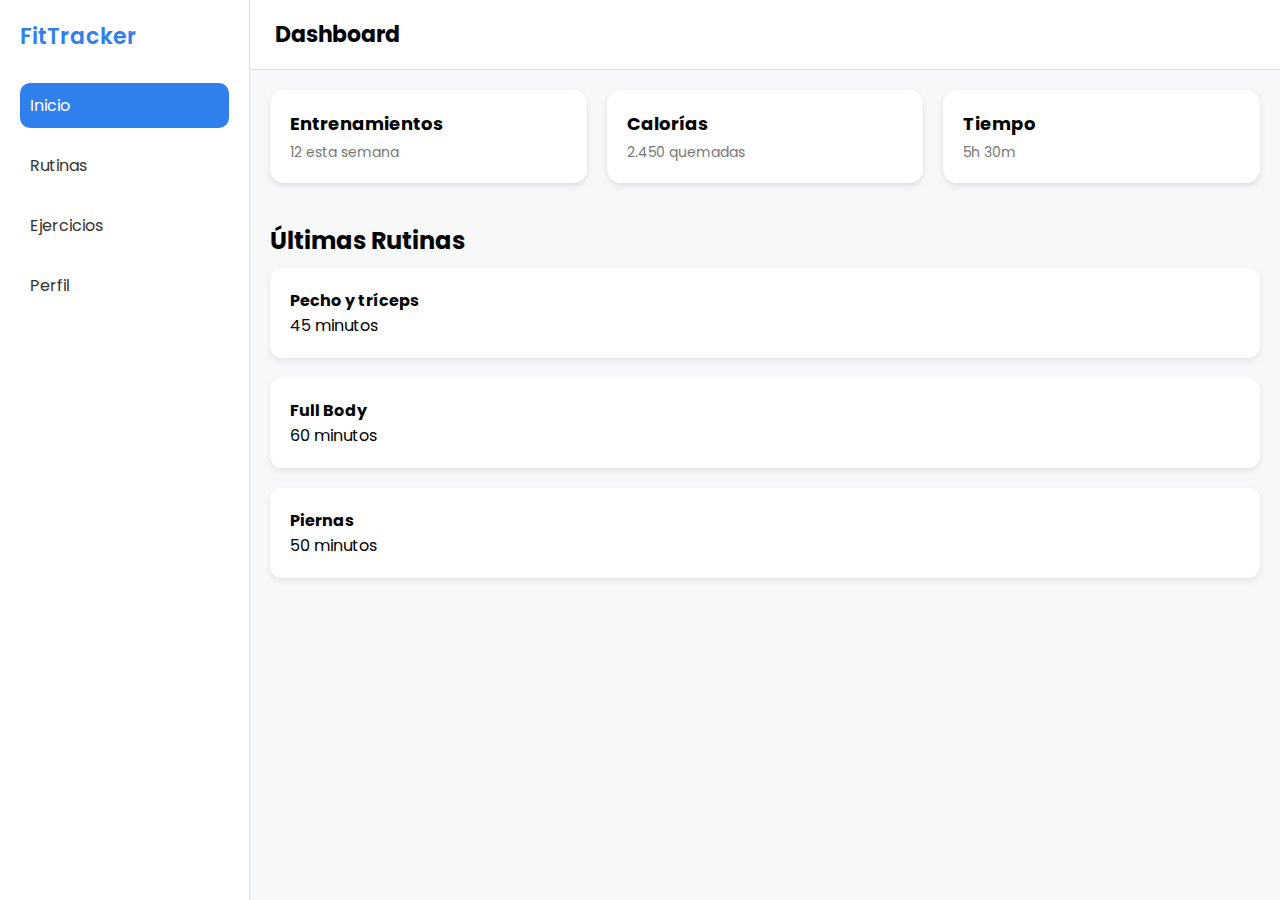
<file: index.html>
<!DOCTYPE html>
<html lang="es">
<head>
    <meta charset="UTF-8">
    <meta name="viewport" content="width=device-width, initial-scale=1.0">
    <title>FitTracker - Dashboard</title>
    <link rel="stylesheet" href="styles/main.css">
    <link href="https://fonts.googleapis.com/css2?family=Poppins:wght@300;400;600&display=swap" rel="stylesheet">
</head>

<body>

    <!-- Sidebar -->
    <nav class="sidebar">
        <h2 class="logo">FitTracker</h2>
        <ul class="menu">
            <li><a href="index.html" class="active">Inicio</a></li>
            <li><a href="templates/rutinas.html">Rutinas</a></li>
            <li><a href="templates/ejercicios.html">Ejercicios</a></li>
            <li><a href="templates/perfil.html">Perfil</a></li>
        </ul>
    </nav>

    <!-- Header -->
    <header class="topbar">
        <h1>Dashboard</h1>
        <div class="user">
        </div>
    </header>

    <!-- Main Content -->
    <main class="content">

        <section class="stats">
            <article class="card">
                <h3>Entrenamientos</h3>
                <p>12 esta semana</p>
            </article>

            <article class="card">
                <h3>Calorías</h3>
                <p>2.450 quemadas</p>
            </article>

            <article class="card">
                <h3>Tiempo</h3>
                <p>5h 30m</p>
            </article>
        </section>

        <section class="section">
            <h2>Últimas Rutinas</h2>

            <div class="list">
                <article class="item">
                    <h4>Pecho y tríceps</h4>
                    <p>45 minutos</p>
                </article>

                <article class="item">
                    <h4>Full Body</h4>
                    <p>60 minutos</p>
                </article>

                <article class="item">
                    <h4>Piernas</h4>
                    <p>50 minutos</p>
                </article>
            </div>

        </section>

    </main>

</body>
</html>
</file>
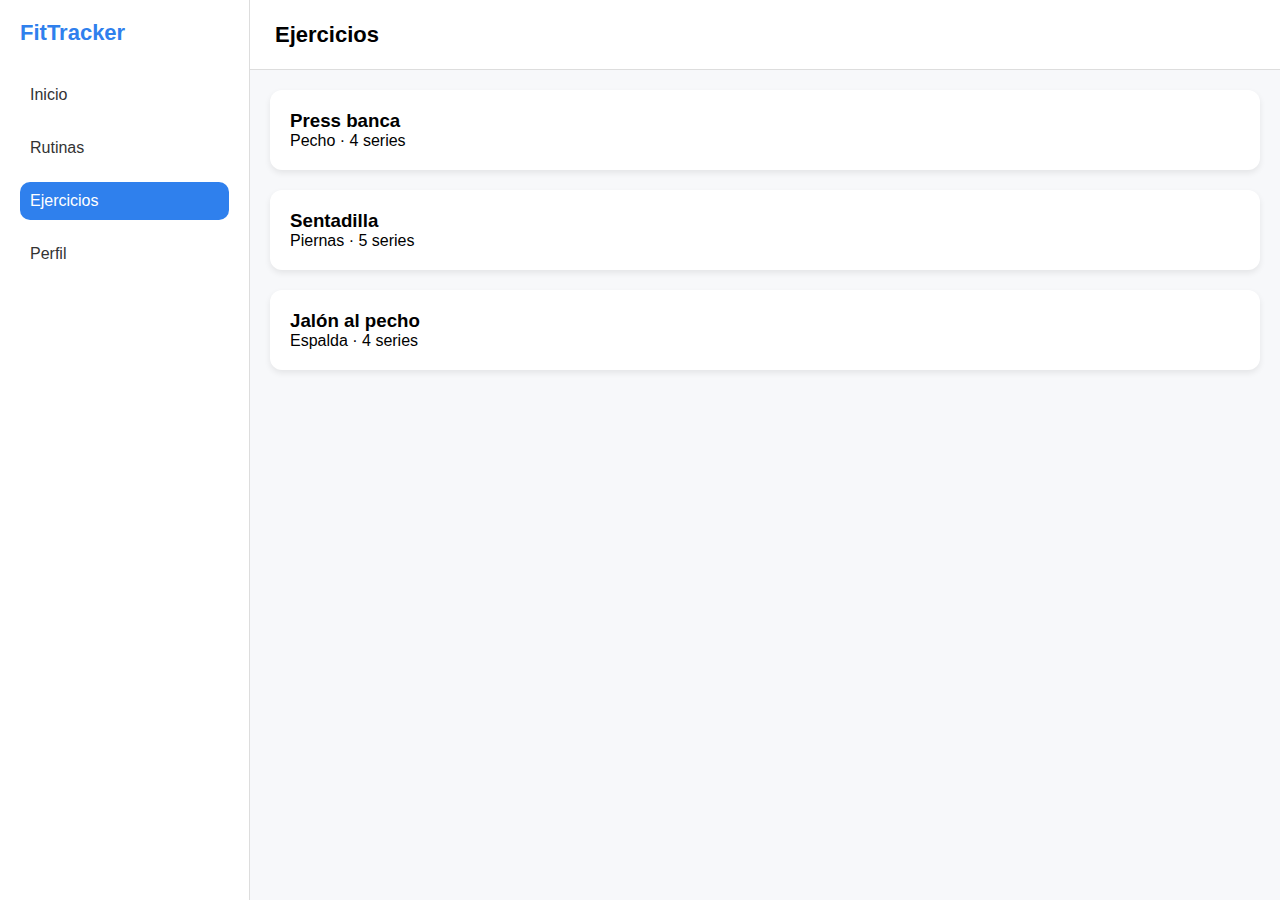
<file: templates/ejercicios.html>
<!DOCTYPE html>
<html lang="es">
<head>
    <meta charset="UTF-8">
    <meta name="viewport" content="width=device-width, initial-scale=1.0">
    <title>Ejercicios - FitTracker</title>
    <link rel="stylesheet" href="../styles/main.css">
</head>

<body>

    <nav class="sidebar">
        <h2 class="logo">FitTracker</h2>
        <ul class="menu">
            <li><a href="../index.html">Inicio</a></li>
            <li><a href="rutinas.html">Rutinas</a></li>
            <li><a class="active" href="ejercicios.html">Ejercicios</a></li>
            <li><a href="perfil.html">Perfil</a></li>
        </ul>
    </nav>

    <header class="topbar">
        <h1>Ejercicios</h1>
    </header>

    <main class="content">
        <section class="list">

            <article class="item">
                <h3>Press banca</h3>
                <p>Pecho · 4 series</p>
            </article>

            <article class="item">
                <h3>Sentadilla</h3>
                <p>Piernas · 5 series</p>
            </article>

            <article class="item">
                <h3>Jalón al pecho</h3>
                <p>Espalda · 4 series</p>
            </article>

        </section>
    </main>

</body>
</html>
</file>
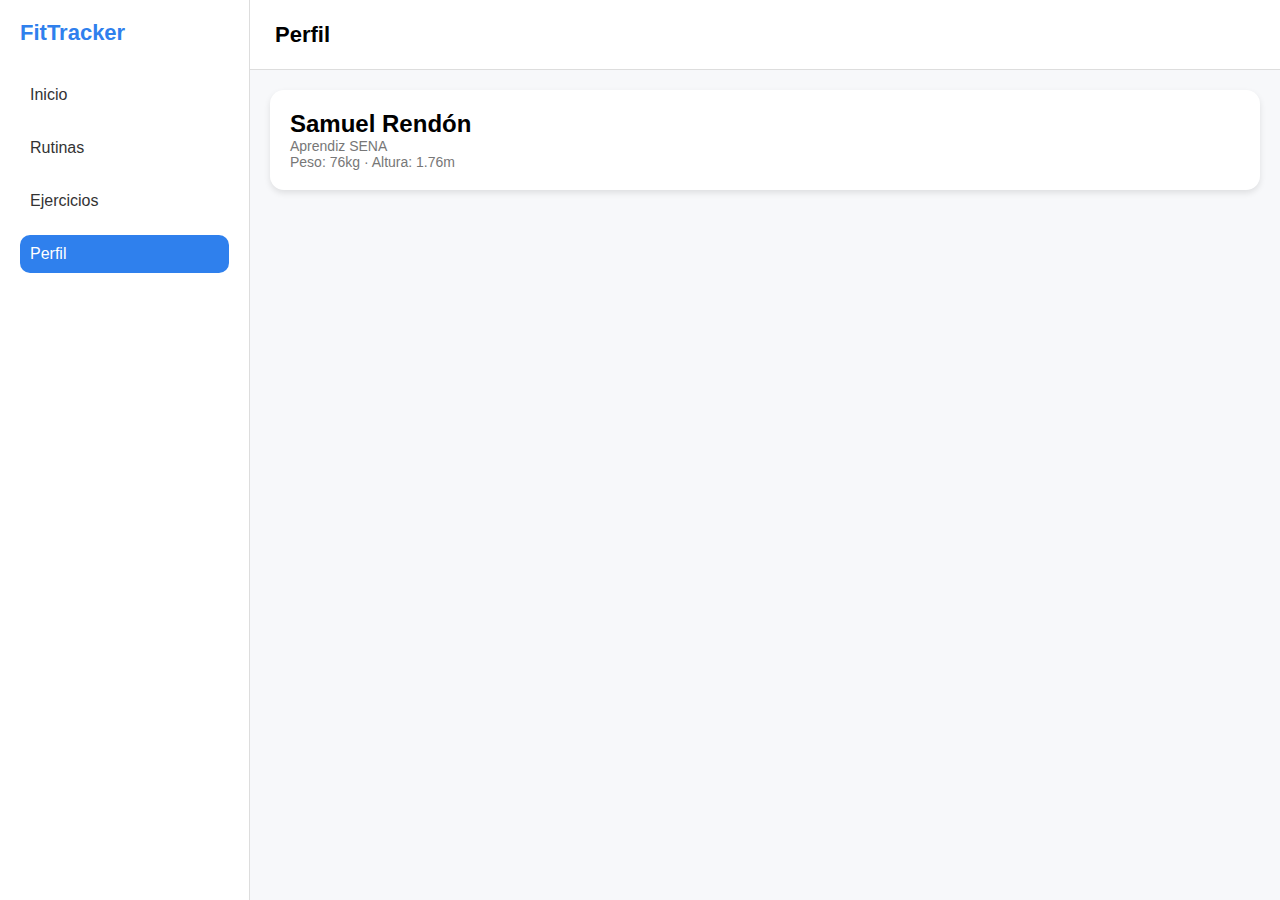
<file: templates/perfil.html>
<!DOCTYPE html>
<html lang="es">
<head>
    <meta charset="UTF-8">
    <meta name="viewport" content="width=device-width, initial-scale=1.0">
    <title>Perfil - FitTracker</title>
    <link rel="stylesheet" href="../styles/main.css">
</head>

<body>

    <nav class="sidebar">
        <h2 class="logo">FitTracker</h2>
        <ul class="menu">
            <li><a href="../index.html">Inicio</a></li>
            <li><a href="rutinas.html">Rutinas</a></li>
            <li><a href="ejercicios.html">Ejercicios</a></li>
            <li><a class="active" href="perfil.html">Perfil</a></li>
        </ul>
    </nav>

    <header class="topbar">
        <h1>Perfil</h1>
    </header>

    <main class="content">
        <section class="card">
            <h2>Samuel Rendón</h2>
            <p>Aprendiz SENA</p>
            <p>Peso: 76kg · Altura: 1.76m</p>
        </section>
    </main>

</body>
</html>
</file>
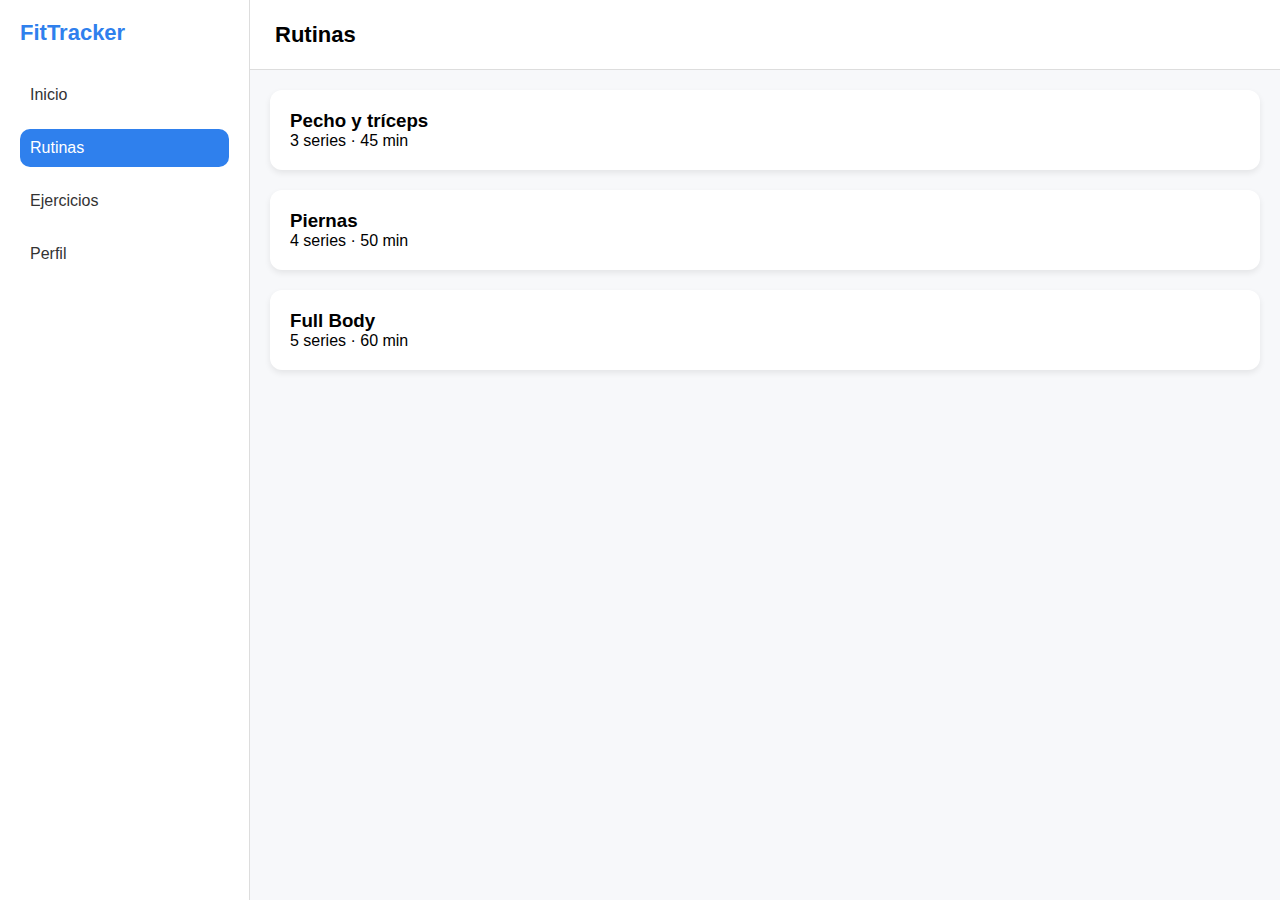
<file: templates/rutinas.html>
<!DOCTYPE html>
<html lang="es">
<head>
    <meta charset="UTF-8">
    <meta name="viewport" content="width=device-width, initial-scale=1.0">
    <title>Rutinas - FitTracker</title>
    <link rel="stylesheet" href="../styles/main.css">
</head>

<body>

    <nav class="sidebar">
        <h2 class="logo">FitTracker</h2>
        <ul class="menu">
            <li><a href="../index.html">Inicio</a></li>
            <li><a class="active" href="rutinas.html">Rutinas</a></li>
            <li><a href="ejercicios.html">Ejercicios</a></li>
            <li><a href="perfil.html">Perfil</a></li>
        </ul>
    </nav>

    <header class="topbar">
        <h1>Rutinas</h1>
    </header>

    <main class="content">
        <section class="list">
            <article class="item">
                <h3>Pecho y tríceps</h3>
                <p>3 series · 45 min</p>
            </article>

            <article class="item">
                <h3>Piernas</h3>
                <p>4 series · 50 min</p>
            </article>

            <article class="item">
                <h3>Full Body</h3>
                <p>5 series · 60 min</p>
            </article>
        </section>
    </main>

</body>
</html>
</file>
<file: styles/main.css>
/* ------------------------------
    Configuración general
--------------------------------*/
:root {
    --primary: #2F80ED;
    --bg: #F7F8FA;
    --text: #333;
    --gray: #777;
    --white: #FFF;
}

* {
    margin: 0;
    padding: 0;
    box-sizing: border-box;
}

body {
    font-family: "Poppins", sans-serif;
    background: var(--bg);
    display: grid;
    grid-template-columns: 250px 1fr;
    grid-template-rows: 70px 1fr;
    grid-template-areas:
        "sidebar header"
        "sidebar main";
    height: 100vh;
}

/* ------------------------------
    Sidebar
--------------------------------*/
.sidebar {
    grid-area: sidebar;
    background: var(--white);
    padding: 20px;
    border-right: 1px solid #ddd;
}

.sidebar .logo {
    font-size: 22px;
    font-weight: 600;
    margin-bottom: 30px;
    color: var(--primary);
}

.sidebar .menu {
    list-style: none;
}

.sidebar .menu li {
    margin-bottom: 15px;
}

.sidebar .menu a {
    text-decoration: none;
    color: var(--text);
    font-size: 16px;
    padding: 10px;
    display: block;
    border-radius: 10px;
}

.sidebar .menu a.active,
.sidebar .menu a:hover {
    background: var(--primary);
    color: var(--white);
}

/* ------------------------------
    Header superior
--------------------------------*/
.topbar {
    grid-area: header;
    background: var(--white);
    display: flex;
    align-items: center;
    justify-content: space-between;
    padding: 0 25px;
    border-bottom: 1px solid #ddd;
}

.topbar h1 {
    font-size: 22px;
}

.user img {
    width: 40px;
}

/* ------------------------------
    Main content
--------------------------------*/
.content {
    grid-area: main;
    padding: 20px;
    overflow-y: auto;
}

.stats {
    display: flex;
    gap: 20px;
    margin-bottom: 40px;
}

.card {
    flex: 1;
    background: var(--white);
    padding: 20px;
    border-radius: 14px;
    box-shadow: 0 3px 6px rgba(0,0,0,0.1);
}

.card h3 {
    font-size: 18px;
    margin-bottom: 5px;
}

.card p {
    font-size: 14px;
    color: var(--gray);
}

.section h2 {
    margin-bottom: 10px;
}

.list {
    display: grid;
    gap: 20px;
}

.item {
    background: var(--white);
    padding: 20px;
    border-radius: 12px;
    box-shadow: 0 3px 6px rgba(0,0,0,0.08);
}

/* ------------------------------
    Responsive
--------------------------------*/
@media (max-width: 768px) {

    body {
        grid-template-columns: 1fr;
        grid-template-rows: 60px auto;
        grid-template-areas:
            "header"
            "main";
    }

    .sidebar {
        display: none;
    }

    .stats {
        flex-direction: column;
    }
}
</file>
